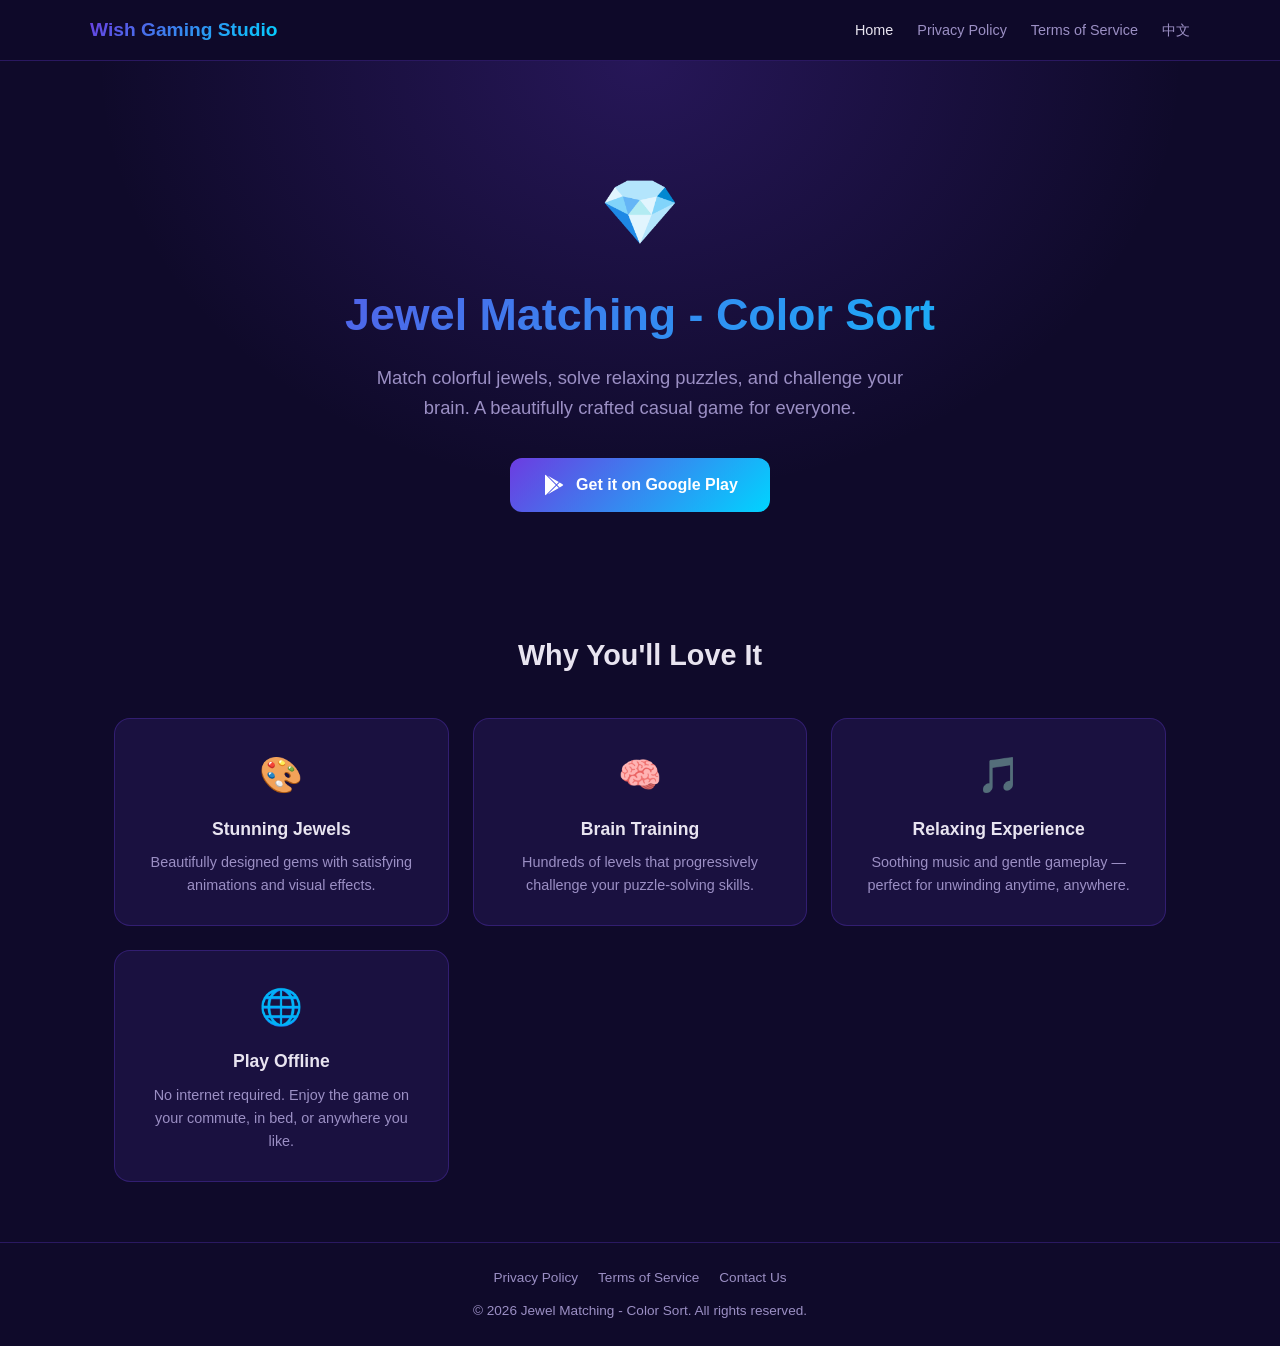
<file: docs/index.html>
<!DOCTYPE html>
<html lang="en">
<head>
  <meta charset="UTF-8">
  <meta name="viewport" content="width=device-width, initial-scale=1.0">
  <title>Jewel Matching - Color Sort | Casual Puzzle Game</title>
  <meta name="description" content="Match colorful jewels, solve puzzles, and challenge your brain in this relaxing color sort game. Free to play on Android.">
  <link rel="stylesheet" href="css/style.css">
</head>
<body>

  <!-- Navigation -->
  <nav class="navbar">
    <div class="navbar-inner">
      <a href="index.html" class="navbar-brand">Wish Gaming Studio</a>
      <button class="menu-toggle" onclick="document.querySelector('.navbar-links').classList.toggle('open')" aria-label="Toggle menu">&#9776;</button>
      <ul class="navbar-links">
        <li><a href="index.html" class="active">Home</a></li>
        <li><a href="privacy-policy.html">Privacy Policy</a></li>
        <li><a href="terms-of-service.html">Terms of Service</a></li>
        <li><a href="index-zh.html">中文</a></li>
      </ul>
    </div>
  </nav>

  <!-- Hero -->
  <section class="hero">
    <div class="hero-icon">&#128142;</div>
    <h1>Jewel Matching - Color Sort</h1>
    <p>Match colorful jewels, solve relaxing puzzles, and challenge your brain. A beautifully crafted casual game for everyone.</p>
    <a href="#" class="btn-store">
      <svg width="24" height="24" viewBox="0 0 24 24" fill="currentColor"><path d="M3.609 1.814L13.792 12 3.61 22.186a.996.996 0 0 1-.61-.92V2.734a1 1 0 0 1 .609-.92zm10.89 10.893l2.302 2.302-10.937 6.333 8.635-8.635zm3.199-3.199l2.807 1.626a1 1 0 0 1 0 1.732l-2.807 1.626L15.206 12l2.492-2.492zM5.864 2.658L16.8 8.99l-2.302 2.302-8.634-8.634z"/></svg>
      Get it on Google Play
    </a>
  </section>

  <!-- Features -->
  <section class="features">
    <h2>Why You'll Love It</h2>
    <div class="features-grid">
      <div class="feature-card">
        <div class="icon">&#127912;</div>
        <h3>Stunning Jewels</h3>
        <p>Beautifully designed gems with satisfying animations and visual effects.</p>
      </div>
      <div class="feature-card">
        <div class="icon">&#129504;</div>
        <h3>Brain Training</h3>
        <p>Hundreds of levels that progressively challenge your puzzle-solving skills.</p>
      </div>
      <div class="feature-card">
        <div class="icon">&#127925;</div>
        <h3>Relaxing Experience</h3>
        <p>Soothing music and gentle gameplay — perfect for unwinding anytime, anywhere.</p>
      </div>
      <div class="feature-card">
        <div class="icon">&#127760;</div>
        <h3>Play Offline</h3>
        <p>No internet required. Enjoy the game on your commute, in bed, or anywhere you like.</p>
      </div>
    </div>
  </section>

  <!-- Footer -->
  <footer class="footer">
    <ul class="footer-links">
      <li><a href="privacy-policy.html">Privacy Policy</a></li>
      <li><a href="terms-of-service.html">Terms of Service</a></li>
      <li><a href="mailto:david2great030@gmail.com">Contact Us</a></li>
    </ul>
    <p>&copy; 2026 Jewel Matching - Color Sort. All rights reserved.</p>
  </footer>

</body>
</html>
</file>
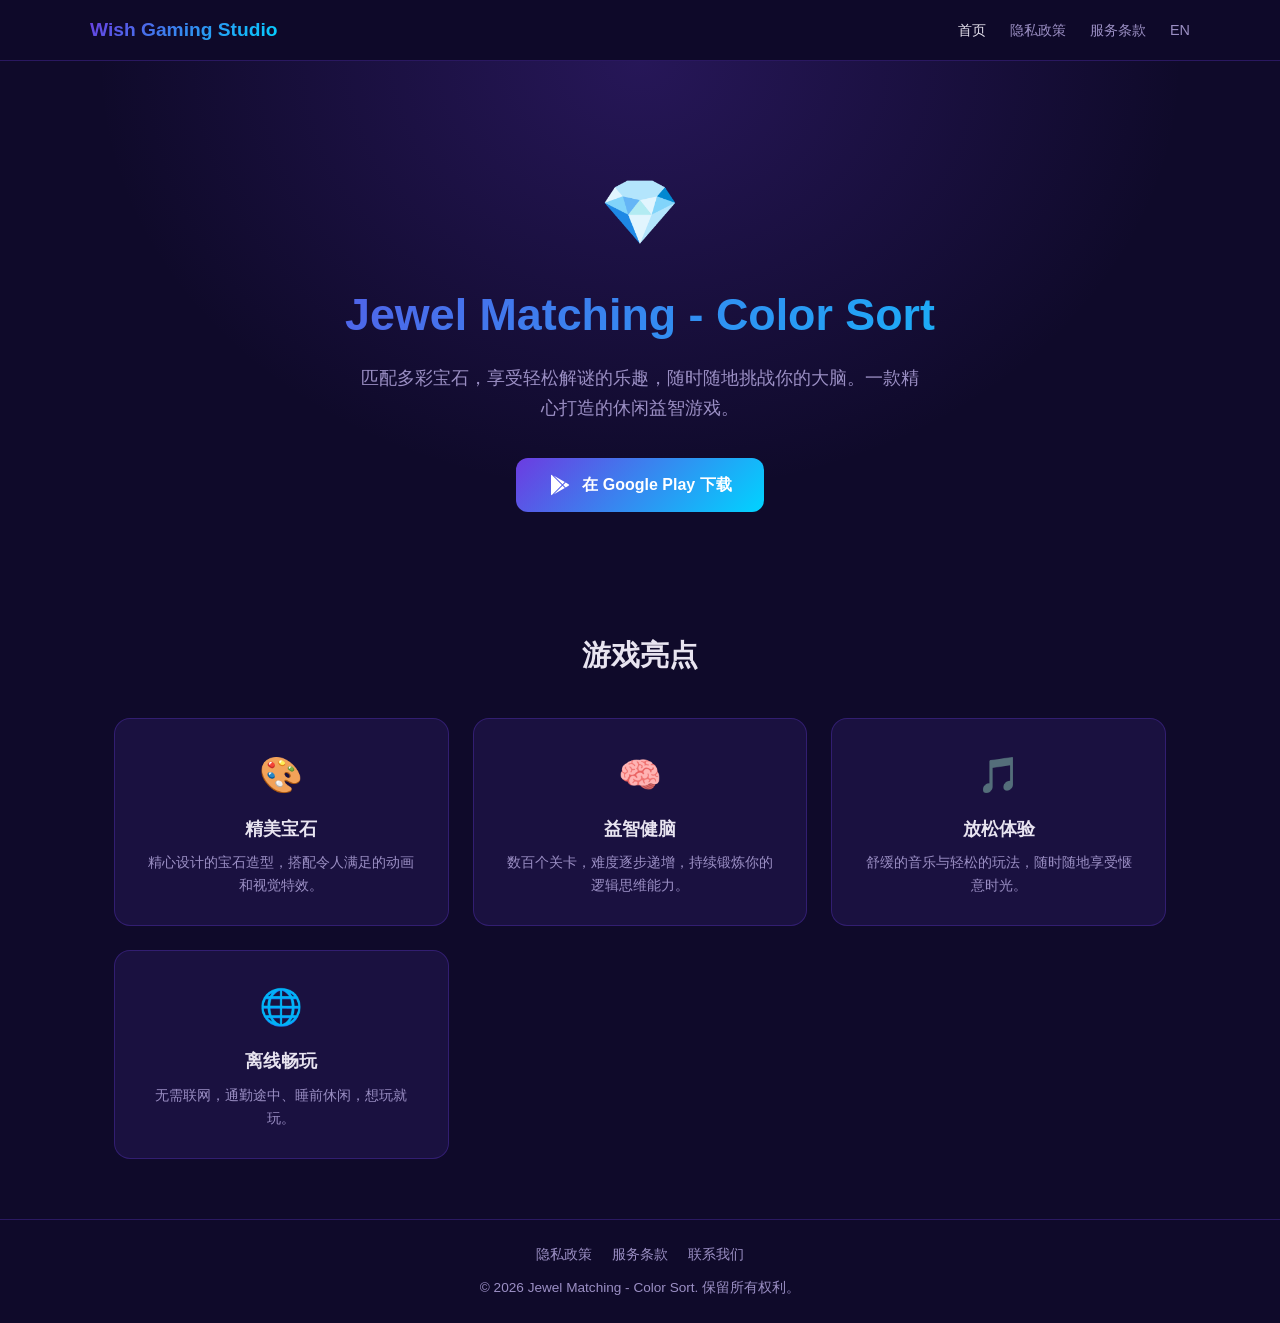
<file: docs/index-zh.html>
<!DOCTYPE html>
<html lang="zh-CN">
<head>
  <meta charset="UTF-8">
  <meta name="viewport" content="width=device-width, initial-scale=1.0">
  <title>Jewel Matching - Color Sort | 休闲益智游戏</title>
  <meta name="description" content="匹配多彩宝石，解决益智谜题，挑战你的大脑。免费下载 Android 版。">
  <link rel="stylesheet" href="css/style.css">
</head>
<body>

  <!-- 导航栏 -->
  <nav class="navbar">
    <div class="navbar-inner">
      <a href="index-zh.html" class="navbar-brand">Wish Gaming Studio</a>
      <button class="menu-toggle" onclick="document.querySelector('.navbar-links').classList.toggle('open')" aria-label="切换菜单">&#9776;</button>
      <ul class="navbar-links">
        <li><a href="index-zh.html" class="active">首页</a></li>
        <li><a href="privacy-policy-zh.html">隐私政策</a></li>
        <li><a href="terms-of-service-zh.html">服务条款</a></li>
        <li><a href="index.html">EN</a></li>
      </ul>
    </div>
  </nav>

  <!-- Hero -->
  <section class="hero">
    <div class="hero-icon">&#128142;</div>
    <h1>Jewel Matching - Color Sort</h1>
    <p>匹配多彩宝石，享受轻松解谜的乐趣，随时随地挑战你的大脑。一款精心打造的休闲益智游戏。</p>
    <a href="#" class="btn-store">
      <svg width="24" height="24" viewBox="0 0 24 24" fill="currentColor"><path d="M3.609 1.814L13.792 12 3.61 22.186a.996.996 0 0 1-.61-.92V2.734a1 1 0 0 1 .609-.92zm10.89 10.893l2.302 2.302-10.937 6.333 8.635-8.635zm3.199-3.199l2.807 1.626a1 1 0 0 1 0 1.732l-2.807 1.626L15.206 12l2.492-2.492zM5.864 2.658L16.8 8.99l-2.302 2.302-8.634-8.634z"/></svg>
      在 Google Play 下载
    </a>
  </section>

  <!-- 特色 -->
  <section class="features">
    <h2>游戏亮点</h2>
    <div class="features-grid">
      <div class="feature-card">
        <div class="icon">&#127912;</div>
        <h3>精美宝石</h3>
        <p>精心设计的宝石造型，搭配令人满足的动画和视觉特效。</p>
      </div>
      <div class="feature-card">
        <div class="icon">&#129504;</div>
        <h3>益智健脑</h3>
        <p>数百个关卡，难度逐步递增，持续锻炼你的逻辑思维能力。</p>
      </div>
      <div class="feature-card">
        <div class="icon">&#127925;</div>
        <h3>放松体验</h3>
        <p>舒缓的音乐与轻松的玩法，随时随地享受惬意时光。</p>
      </div>
      <div class="feature-card">
        <div class="icon">&#127760;</div>
        <h3>离线畅玩</h3>
        <p>无需联网，通勤途中、睡前休闲，想玩就玩。</p>
      </div>
    </div>
  </section>

  <!-- 页脚 -->
  <footer class="footer">
    <ul class="footer-links">
      <li><a href="privacy-policy-zh.html">隐私政策</a></li>
      <li><a href="terms-of-service-zh.html">服务条款</a></li>
      <li><a href="mailto:david2great030@gmail.com">联系我们</a></li>
    </ul>
    <p>&copy; 2026 Jewel Matching - Color Sort. 保留所有权利。</p>
  </footer>

</body>
</html>
</file>
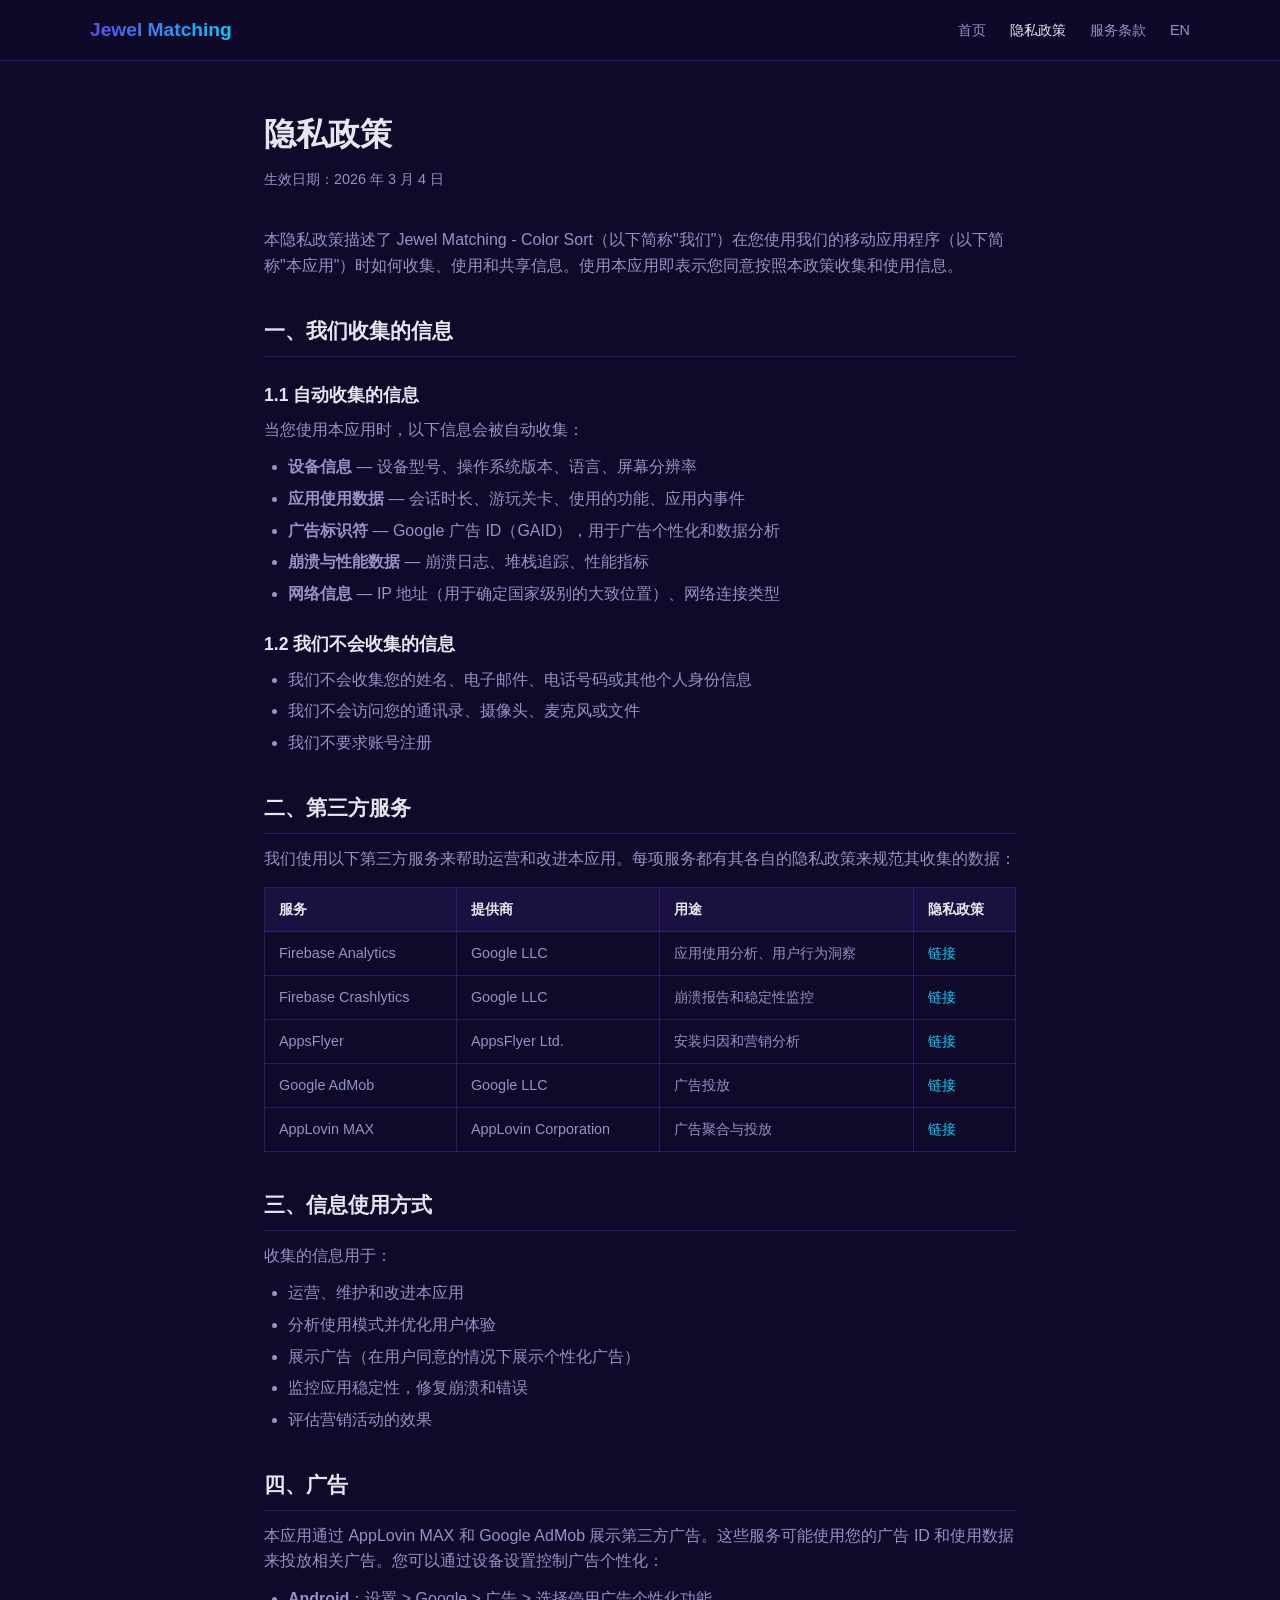
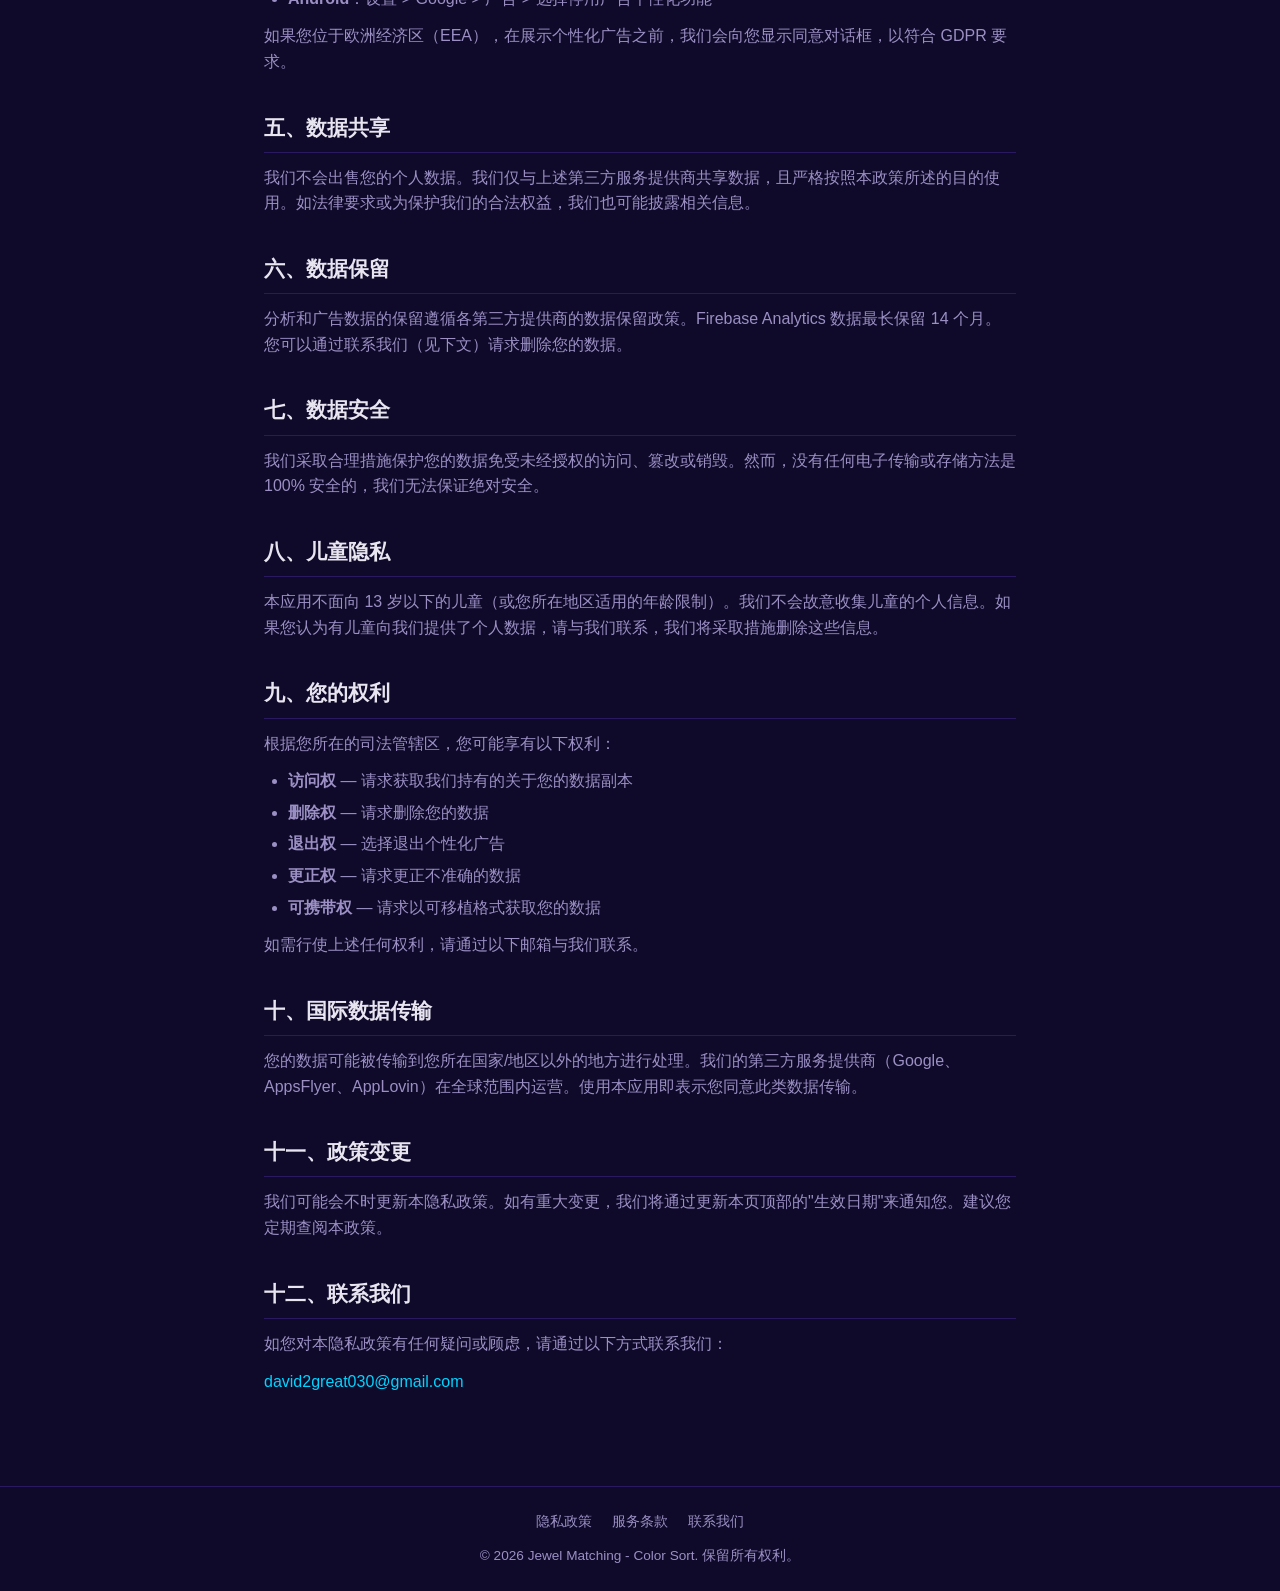
<file: docs/privacy-policy-zh.html>
<!DOCTYPE html>
<html lang="zh-CN">
<head>
  <meta charset="UTF-8">
  <meta name="viewport" content="width=device-width, initial-scale=1.0">
  <title>隐私政策 | Jewel Matching - Color Sort</title>
  <meta name="description" content="Jewel Matching - Color Sort 手机游戏隐私政策。">
  <link rel="stylesheet" href="css/style.css">
</head>
<body>

  <!-- 导航栏 -->
  <nav class="navbar">
    <div class="navbar-inner">
      <a href="index-zh.html" class="navbar-brand">Jewel Matching</a>
      <button class="menu-toggle" onclick="document.querySelector('.navbar-links').classList.toggle('open')" aria-label="切换菜单">&#9776;</button>
      <ul class="navbar-links">
        <li><a href="index-zh.html">首页</a></li>
        <li><a href="privacy-policy-zh.html" class="active">隐私政策</a></li>
        <li><a href="terms-of-service-zh.html">服务条款</a></li>
        <li><a href="privacy-policy.html">EN</a></li>
      </ul>
    </div>
  </nav>

  <!-- 内容 -->
  <main class="legal">
    <h1>隐私政策</h1>
    <p class="effective-date">生效日期：2026 年 3 月 4 日</p>

    <p>本隐私政策描述了 Jewel Matching - Color Sort（以下简称"我们"）在您使用我们的移动应用程序（以下简称"本应用"）时如何收集、使用和共享信息。使用本应用即表示您同意按照本政策收集和使用信息。</p>

    <h2>一、我们收集的信息</h2>

    <h3>1.1 自动收集的信息</h3>
    <p>当您使用本应用时，以下信息会被自动收集：</p>
    <ul>
      <li><strong>设备信息</strong> — 设备型号、操作系统版本、语言、屏幕分辨率</li>
      <li><strong>应用使用数据</strong> — 会话时长、游玩关卡、使用的功能、应用内事件</li>
      <li><strong>广告标识符</strong> — Google 广告 ID（GAID），用于广告个性化和数据分析</li>
      <li><strong>崩溃与性能数据</strong> — 崩溃日志、堆栈追踪、性能指标</li>
      <li><strong>网络信息</strong> — IP 地址（用于确定国家级别的大致位置）、网络连接类型</li>
    </ul>

    <h3>1.2 我们不会收集的信息</h3>
    <ul>
      <li>我们不会收集您的姓名、电子邮件、电话号码或其他个人身份信息</li>
      <li>我们不会访问您的通讯录、摄像头、麦克风或文件</li>
      <li>我们不要求账号注册</li>
    </ul>

    <h2>二、第三方服务</h2>
    <p>我们使用以下第三方服务来帮助运营和改进本应用。每项服务都有其各自的隐私政策来规范其收集的数据：</p>

    <table>
      <thead>
        <tr>
          <th>服务</th>
          <th>提供商</th>
          <th>用途</th>
          <th>隐私政策</th>
        </tr>
      </thead>
      <tbody>
        <tr>
          <td>Firebase Analytics</td>
          <td>Google LLC</td>
          <td>应用使用分析、用户行为洞察</td>
          <td><a href="https://firebase.google.com/support/privacy" target="_blank" rel="noopener">链接</a></td>
        </tr>
        <tr>
          <td>Firebase Crashlytics</td>
          <td>Google LLC</td>
          <td>崩溃报告和稳定性监控</td>
          <td><a href="https://firebase.google.com/support/privacy" target="_blank" rel="noopener">链接</a></td>
        </tr>
        <tr>
          <td>AppsFlyer</td>
          <td>AppsFlyer Ltd.</td>
          <td>安装归因和营销分析</td>
          <td><a href="https://www.appsflyer.com/legal/privacy-policy/" target="_blank" rel="noopener">链接</a></td>
        </tr>
        <tr>
          <td>Google AdMob</td>
          <td>Google LLC</td>
          <td>广告投放</td>
          <td><a href="https://policies.google.com/privacy" target="_blank" rel="noopener">链接</a></td>
        </tr>
        <tr>
          <td>AppLovin MAX</td>
          <td>AppLovin Corporation</td>
          <td>广告聚合与投放</td>
          <td><a href="https://www.applovin.com/privacy/" target="_blank" rel="noopener">链接</a></td>
        </tr>
      </tbody>
    </table>

    <h2>三、信息使用方式</h2>
    <p>收集的信息用于：</p>
    <ul>
      <li>运营、维护和改进本应用</li>
      <li>分析使用模式并优化用户体验</li>
      <li>展示广告（在用户同意的情况下展示个性化广告）</li>
      <li>监控应用稳定性，修复崩溃和错误</li>
      <li>评估营销活动的效果</li>
    </ul>

    <h2>四、广告</h2>
    <p>本应用通过 AppLovin MAX 和 Google AdMob 展示第三方广告。这些服务可能使用您的广告 ID 和使用数据来投放相关广告。您可以通过设备设置控制广告个性化：</p>
    <ul>
      <li><strong>Android</strong>：设置 &gt; Google &gt; 广告 &gt; 选择停用广告个性化功能</li>
    </ul>
    <p>如果您位于欧洲经济区（EEA），在展示个性化广告之前，我们会向您显示同意对话框，以符合 GDPR 要求。</p>

    <h2>五、数据共享</h2>
    <p>我们不会出售您的个人数据。我们仅与上述第三方服务提供商共享数据，且严格按照本政策所述的目的使用。如法律要求或为保护我们的合法权益，我们也可能披露相关信息。</p>

    <h2>六、数据保留</h2>
    <p>分析和广告数据的保留遵循各第三方提供商的数据保留政策。Firebase Analytics 数据最长保留 14 个月。您可以通过联系我们（见下文）请求删除您的数据。</p>

    <h2>七、数据安全</h2>
    <p>我们采取合理措施保护您的数据免受未经授权的访问、篡改或销毁。然而，没有任何电子传输或存储方法是 100% 安全的，我们无法保证绝对安全。</p>

    <h2>八、儿童隐私</h2>
    <p>本应用不面向 13 岁以下的儿童（或您所在地区适用的年龄限制）。我们不会故意收集儿童的个人信息。如果您认为有儿童向我们提供了个人数据，请与我们联系，我们将采取措施删除这些信息。</p>

    <h2>九、您的权利</h2>
    <p>根据您所在的司法管辖区，您可能享有以下权利：</p>
    <ul>
      <li><strong>访问权</strong> — 请求获取我们持有的关于您的数据副本</li>
      <li><strong>删除权</strong> — 请求删除您的数据</li>
      <li><strong>退出权</strong> — 选择退出个性化广告</li>
      <li><strong>更正权</strong> — 请求更正不准确的数据</li>
      <li><strong>可携带权</strong> — 请求以可移植格式获取您的数据</li>
    </ul>
    <p>如需行使上述任何权利，请通过以下邮箱与我们联系。</p>

    <h2>十、国际数据传输</h2>
    <p>您的数据可能被传输到您所在国家/地区以外的地方进行处理。我们的第三方服务提供商（Google、AppsFlyer、AppLovin）在全球范围内运营。使用本应用即表示您同意此类数据传输。</p>

    <h2>十一、政策变更</h2>
    <p>我们可能会不时更新本隐私政策。如有重大变更，我们将通过更新本页顶部的"生效日期"来通知您。建议您定期查阅本政策。</p>

    <h2>十二、联系我们</h2>
    <p>如您对本隐私政策有任何疑问或顾虑，请通过以下方式联系我们：</p>
    <p><a href="mailto:david2great030@gmail.com">david2great030@gmail.com</a></p>
  </main>

  <!-- 页脚 -->
  <footer class="footer">
    <ul class="footer-links">
      <li><a href="privacy-policy-zh.html">隐私政策</a></li>
      <li><a href="terms-of-service-zh.html">服务条款</a></li>
      <li><a href="mailto:david2great030@gmail.com">联系我们</a></li>
    </ul>
    <p>&copy; 2026 Jewel Matching - Color Sort. 保留所有权利。</p>
  </footer>

</body>
</html>
</file>
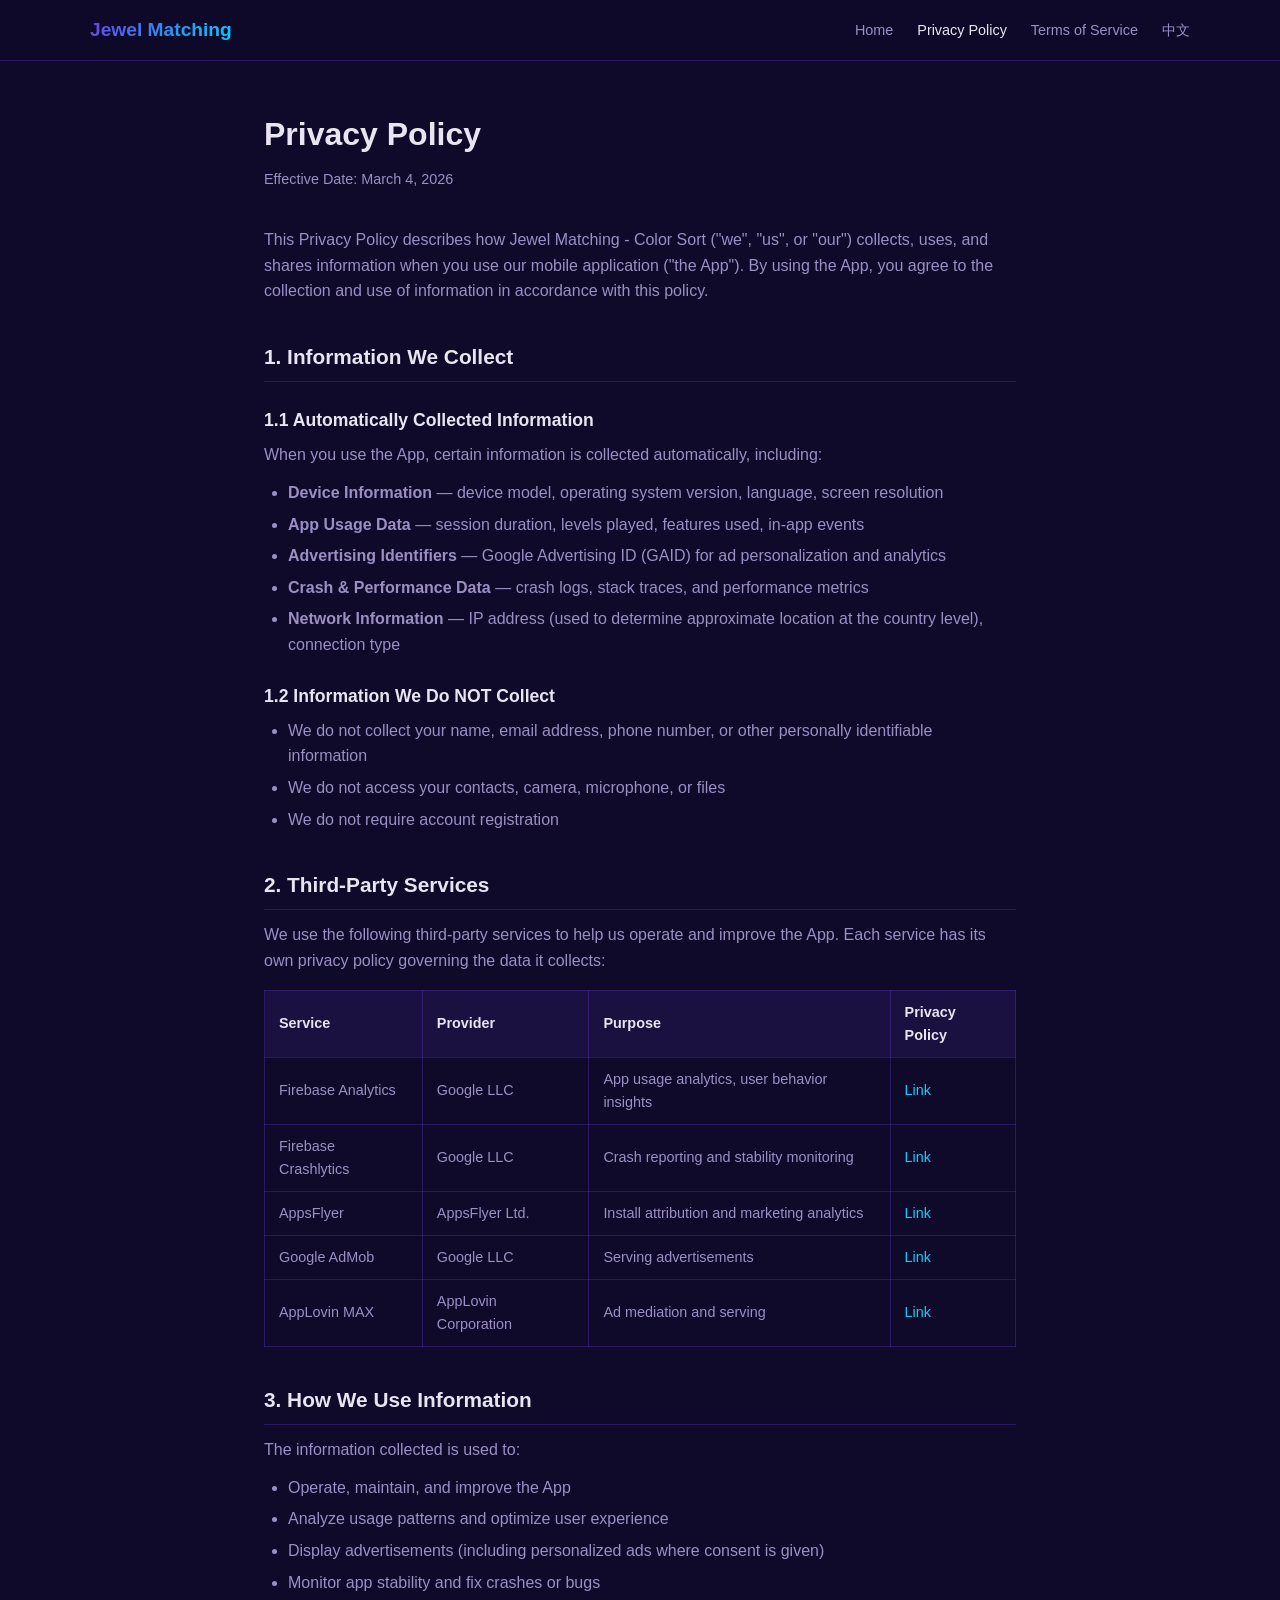
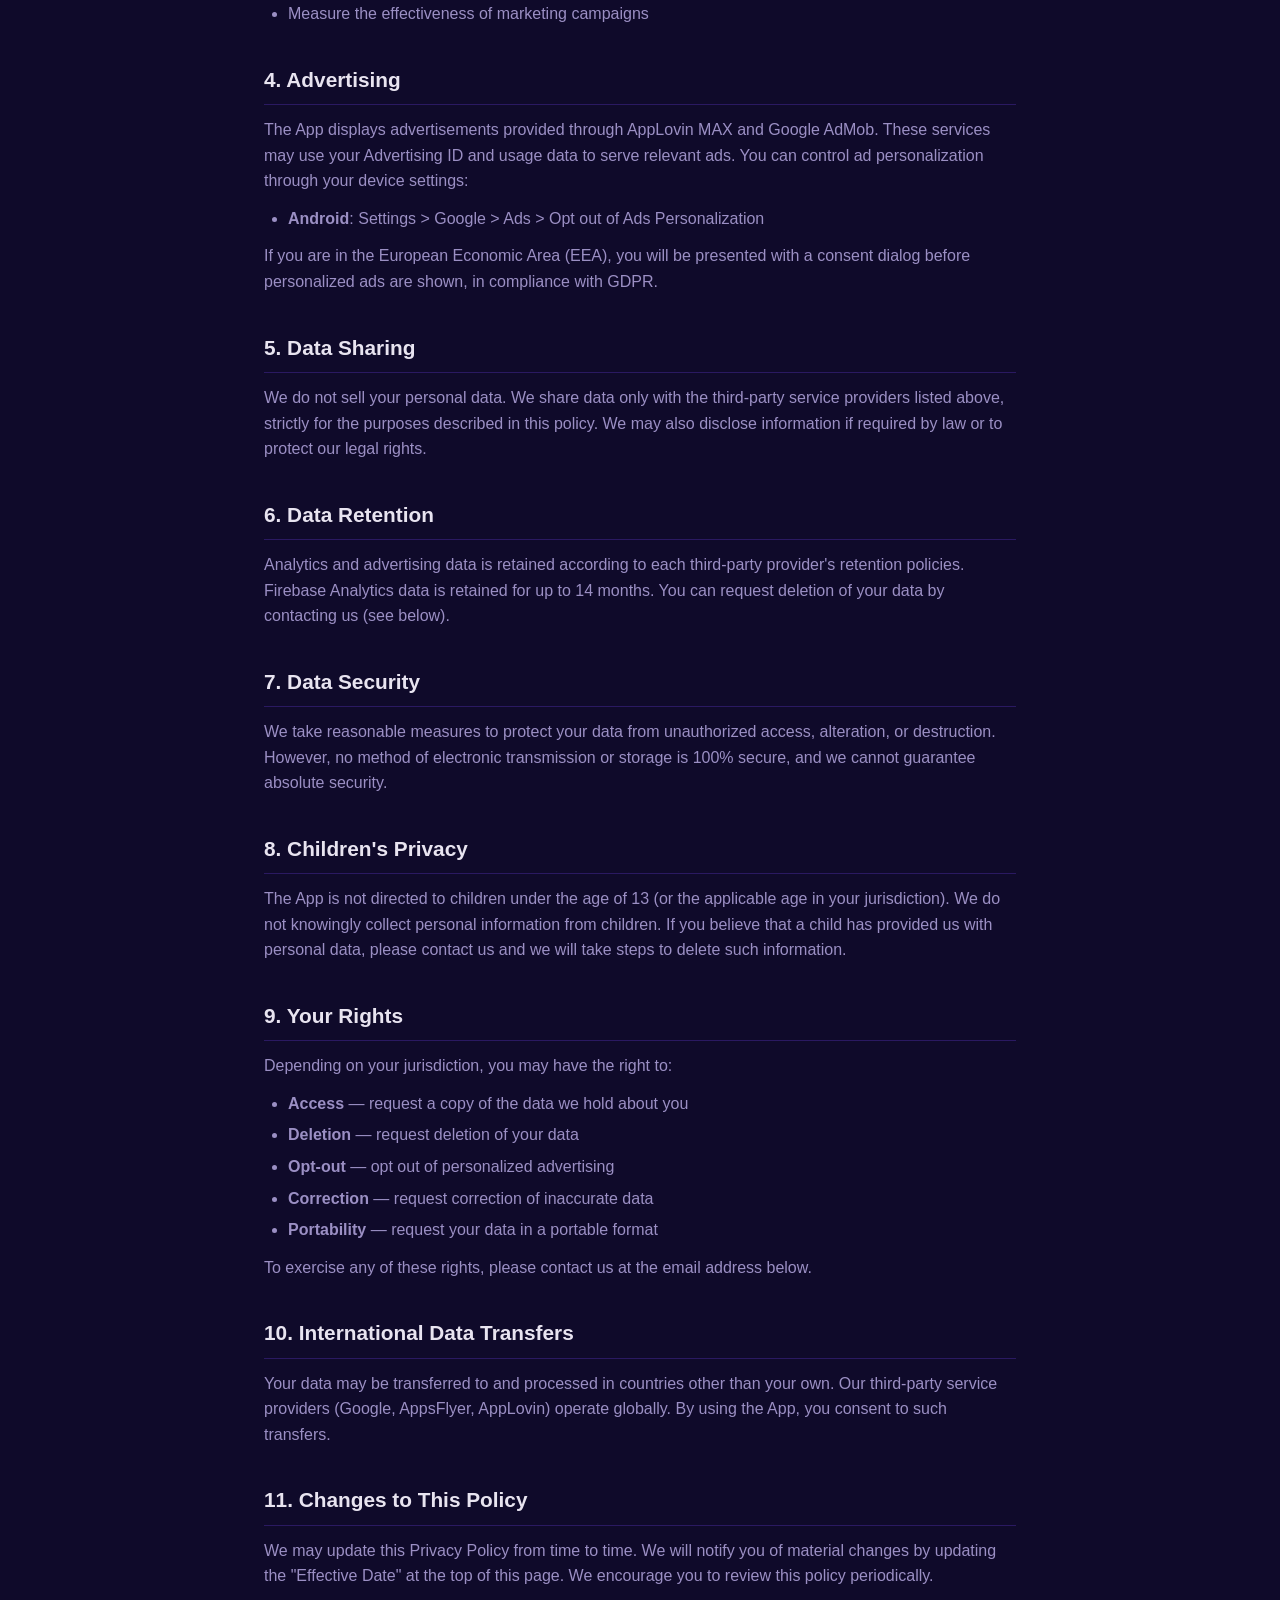
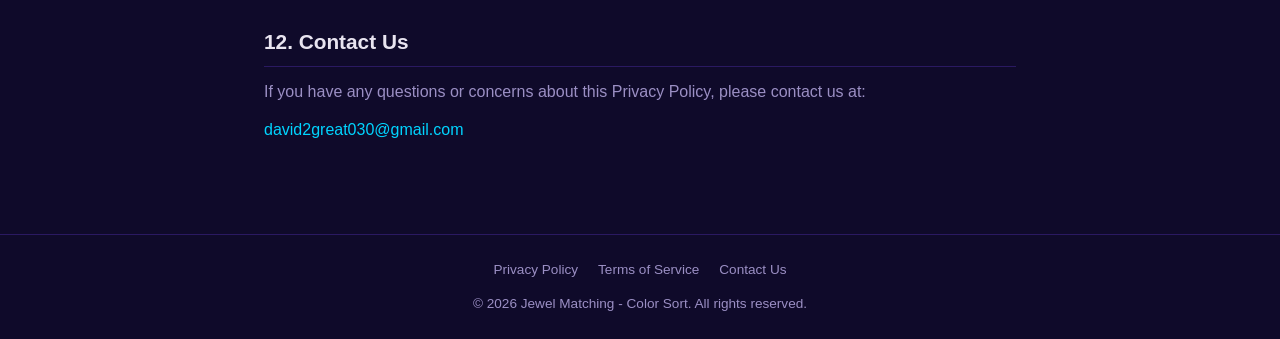
<file: docs/privacy-policy.html>
<!DOCTYPE html>
<html lang="en">
<head>
  <meta charset="UTF-8">
  <meta name="viewport" content="width=device-width, initial-scale=1.0">
  <title>Privacy Policy | Jewel Matching - Color Sort</title>
  <meta name="description" content="Privacy Policy for Jewel Matching - Color Sort mobile game.">
  <link rel="stylesheet" href="css/style.css">
</head>
<body>

  <!-- Navigation -->
  <nav class="navbar">
    <div class="navbar-inner">
      <a href="index.html" class="navbar-brand">Jewel Matching</a>
      <button class="menu-toggle" onclick="document.querySelector('.navbar-links').classList.toggle('open')" aria-label="Toggle menu">&#9776;</button>
      <ul class="navbar-links">
        <li><a href="index.html">Home</a></li>
        <li><a href="privacy-policy.html" class="active">Privacy Policy</a></li>
        <li><a href="terms-of-service.html">Terms of Service</a></li>
        <li><a href="privacy-policy-zh.html">中文</a></li>
      </ul>
    </div>
  </nav>

  <!-- Content -->
  <main class="legal">
    <h1>Privacy Policy</h1>
    <p class="effective-date">Effective Date: March 4, 2026</p>

    <p>This Privacy Policy describes how Jewel Matching - Color Sort ("we", "us", or "our") collects, uses, and shares information when you use our mobile application ("the App"). By using the App, you agree to the collection and use of information in accordance with this policy.</p>

    <h2>1. Information We Collect</h2>

    <h3>1.1 Automatically Collected Information</h3>
    <p>When you use the App, certain information is collected automatically, including:</p>
    <ul>
      <li><strong>Device Information</strong> — device model, operating system version, language, screen resolution</li>
      <li><strong>App Usage Data</strong> — session duration, levels played, features used, in-app events</li>
      <li><strong>Advertising Identifiers</strong> — Google Advertising ID (GAID) for ad personalization and analytics</li>
      <li><strong>Crash & Performance Data</strong> — crash logs, stack traces, and performance metrics</li>
      <li><strong>Network Information</strong> — IP address (used to determine approximate location at the country level), connection type</li>
    </ul>

    <h3>1.2 Information We Do NOT Collect</h3>
    <ul>
      <li>We do not collect your name, email address, phone number, or other personally identifiable information</li>
      <li>We do not access your contacts, camera, microphone, or files</li>
      <li>We do not require account registration</li>
    </ul>

    <h2>2. Third-Party Services</h2>
    <p>We use the following third-party services to help us operate and improve the App. Each service has its own privacy policy governing the data it collects:</p>

    <table>
      <thead>
        <tr>
          <th>Service</th>
          <th>Provider</th>
          <th>Purpose</th>
          <th>Privacy Policy</th>
        </tr>
      </thead>
      <tbody>
        <tr>
          <td>Firebase Analytics</td>
          <td>Google LLC</td>
          <td>App usage analytics, user behavior insights</td>
          <td><a href="https://firebase.google.com/support/privacy" target="_blank" rel="noopener">Link</a></td>
        </tr>
        <tr>
          <td>Firebase Crashlytics</td>
          <td>Google LLC</td>
          <td>Crash reporting and stability monitoring</td>
          <td><a href="https://firebase.google.com/support/privacy" target="_blank" rel="noopener">Link</a></td>
        </tr>
        <tr>
          <td>AppsFlyer</td>
          <td>AppsFlyer Ltd.</td>
          <td>Install attribution and marketing analytics</td>
          <td><a href="https://www.appsflyer.com/legal/privacy-policy/" target="_blank" rel="noopener">Link</a></td>
        </tr>
        <tr>
          <td>Google AdMob</td>
          <td>Google LLC</td>
          <td>Serving advertisements</td>
          <td><a href="https://policies.google.com/privacy" target="_blank" rel="noopener">Link</a></td>
        </tr>
        <tr>
          <td>AppLovin MAX</td>
          <td>AppLovin Corporation</td>
          <td>Ad mediation and serving</td>
          <td><a href="https://www.applovin.com/privacy/" target="_blank" rel="noopener">Link</a></td>
        </tr>
      </tbody>
    </table>

    <h2>3. How We Use Information</h2>
    <p>The information collected is used to:</p>
    <ul>
      <li>Operate, maintain, and improve the App</li>
      <li>Analyze usage patterns and optimize user experience</li>
      <li>Display advertisements (including personalized ads where consent is given)</li>
      <li>Monitor app stability and fix crashes or bugs</li>
      <li>Measure the effectiveness of marketing campaigns</li>
    </ul>

    <h2>4. Advertising</h2>
    <p>The App displays advertisements provided through AppLovin MAX and Google AdMob. These services may use your Advertising ID and usage data to serve relevant ads. You can control ad personalization through your device settings:</p>
    <ul>
      <li><strong>Android</strong>: Settings &gt; Google &gt; Ads &gt; Opt out of Ads Personalization</li>
    </ul>
    <p>If you are in the European Economic Area (EEA), you will be presented with a consent dialog before personalized ads are shown, in compliance with GDPR.</p>

    <h2>5. Data Sharing</h2>
    <p>We do not sell your personal data. We share data only with the third-party service providers listed above, strictly for the purposes described in this policy. We may also disclose information if required by law or to protect our legal rights.</p>

    <h2>6. Data Retention</h2>
    <p>Analytics and advertising data is retained according to each third-party provider's retention policies. Firebase Analytics data is retained for up to 14 months. You can request deletion of your data by contacting us (see below).</p>

    <h2>7. Data Security</h2>
    <p>We take reasonable measures to protect your data from unauthorized access, alteration, or destruction. However, no method of electronic transmission or storage is 100% secure, and we cannot guarantee absolute security.</p>

    <h2>8. Children's Privacy</h2>
    <p>The App is not directed to children under the age of 13 (or the applicable age in your jurisdiction). We do not knowingly collect personal information from children. If you believe that a child has provided us with personal data, please contact us and we will take steps to delete such information.</p>

    <h2>9. Your Rights</h2>
    <p>Depending on your jurisdiction, you may have the right to:</p>
    <ul>
      <li><strong>Access</strong> — request a copy of the data we hold about you</li>
      <li><strong>Deletion</strong> — request deletion of your data</li>
      <li><strong>Opt-out</strong> — opt out of personalized advertising</li>
      <li><strong>Correction</strong> — request correction of inaccurate data</li>
      <li><strong>Portability</strong> — request your data in a portable format</li>
    </ul>
    <p>To exercise any of these rights, please contact us at the email address below.</p>

    <h2>10. International Data Transfers</h2>
    <p>Your data may be transferred to and processed in countries other than your own. Our third-party service providers (Google, AppsFlyer, AppLovin) operate globally. By using the App, you consent to such transfers.</p>

    <h2>11. Changes to This Policy</h2>
    <p>We may update this Privacy Policy from time to time. We will notify you of material changes by updating the "Effective Date" at the top of this page. We encourage you to review this policy periodically.</p>

    <h2>12. Contact Us</h2>
    <p>If you have any questions or concerns about this Privacy Policy, please contact us at:</p>
    <p><a href="mailto:david2great030@gmail.com">david2great030@gmail.com</a></p>
  </main>

  <!-- Footer -->
  <footer class="footer">
    <ul class="footer-links">
      <li><a href="privacy-policy.html">Privacy Policy</a></li>
      <li><a href="terms-of-service.html">Terms of Service</a></li>
      <li><a href="mailto:david2great030@gmail.com">Contact Us</a></li>
    </ul>
    <p>&copy; 2026 Jewel Matching - Color Sort. All rights reserved.</p>
  </footer>

</body>
</html>
</file>
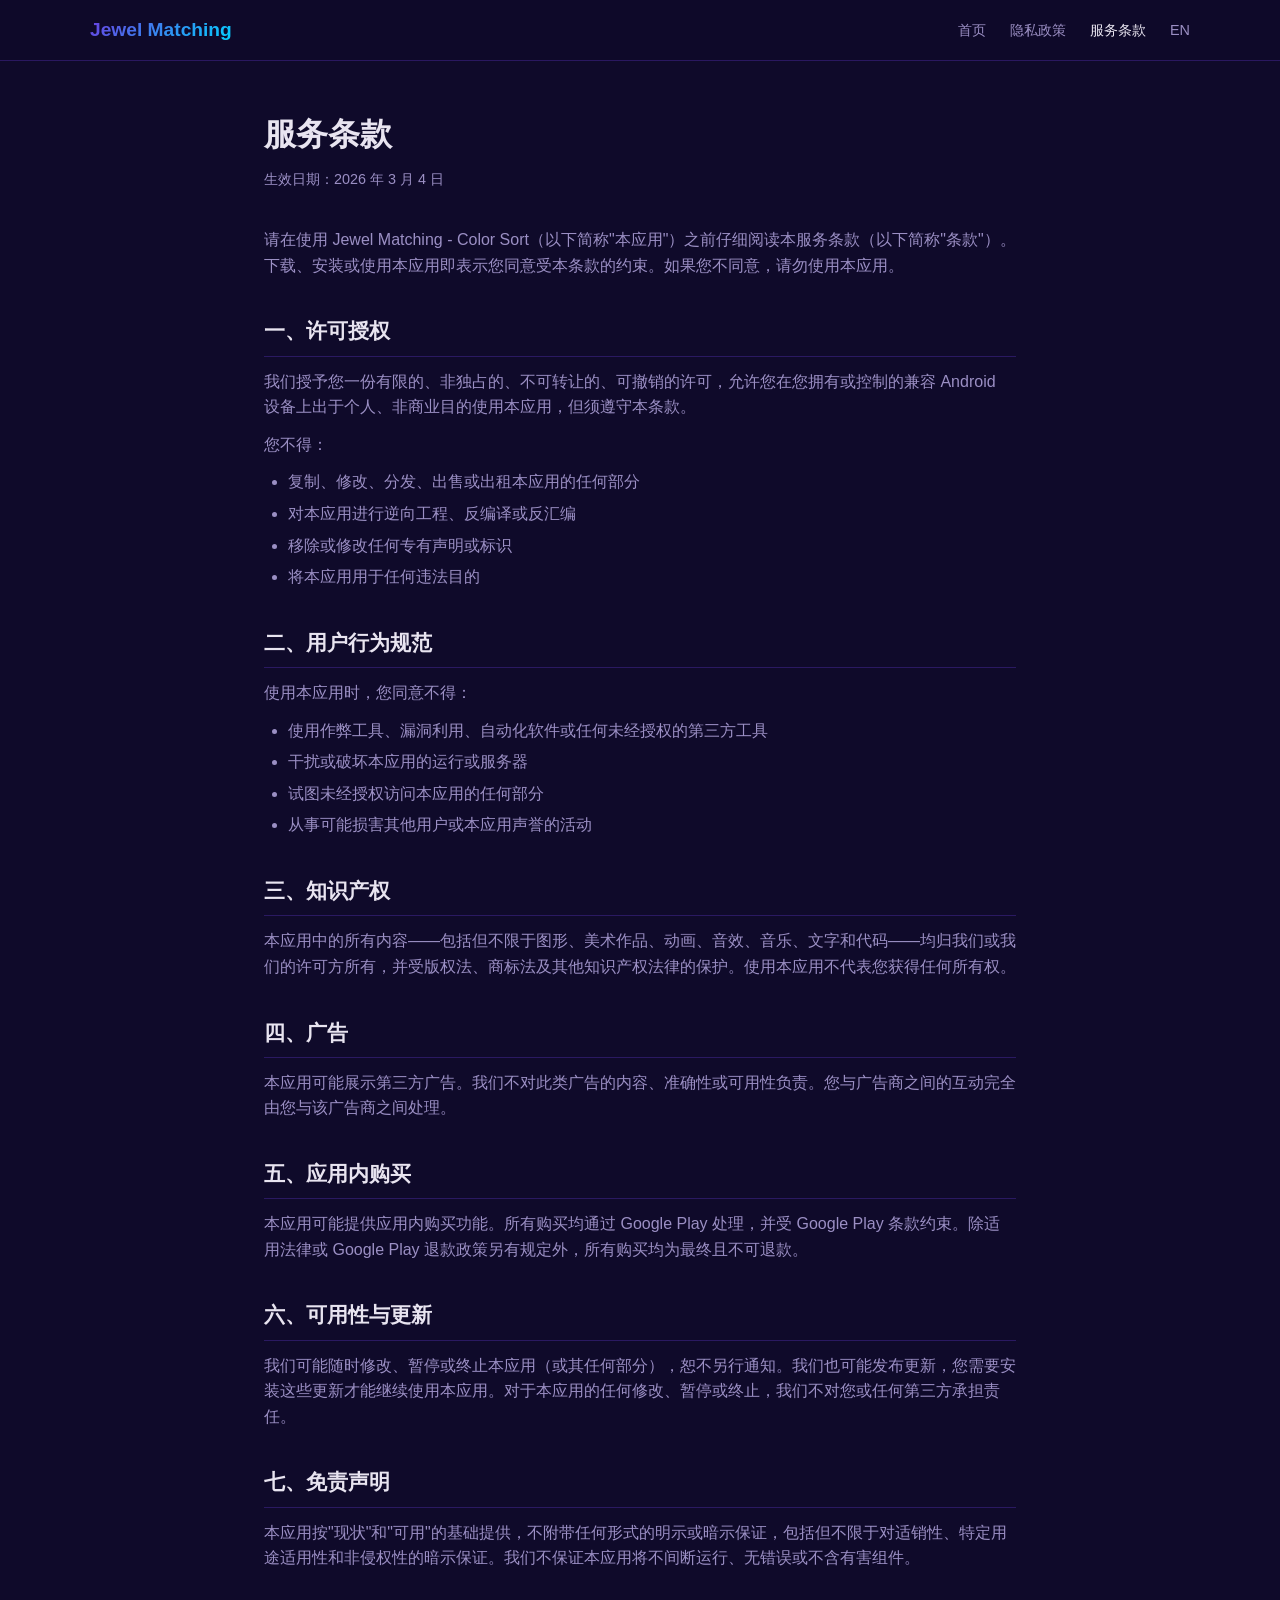
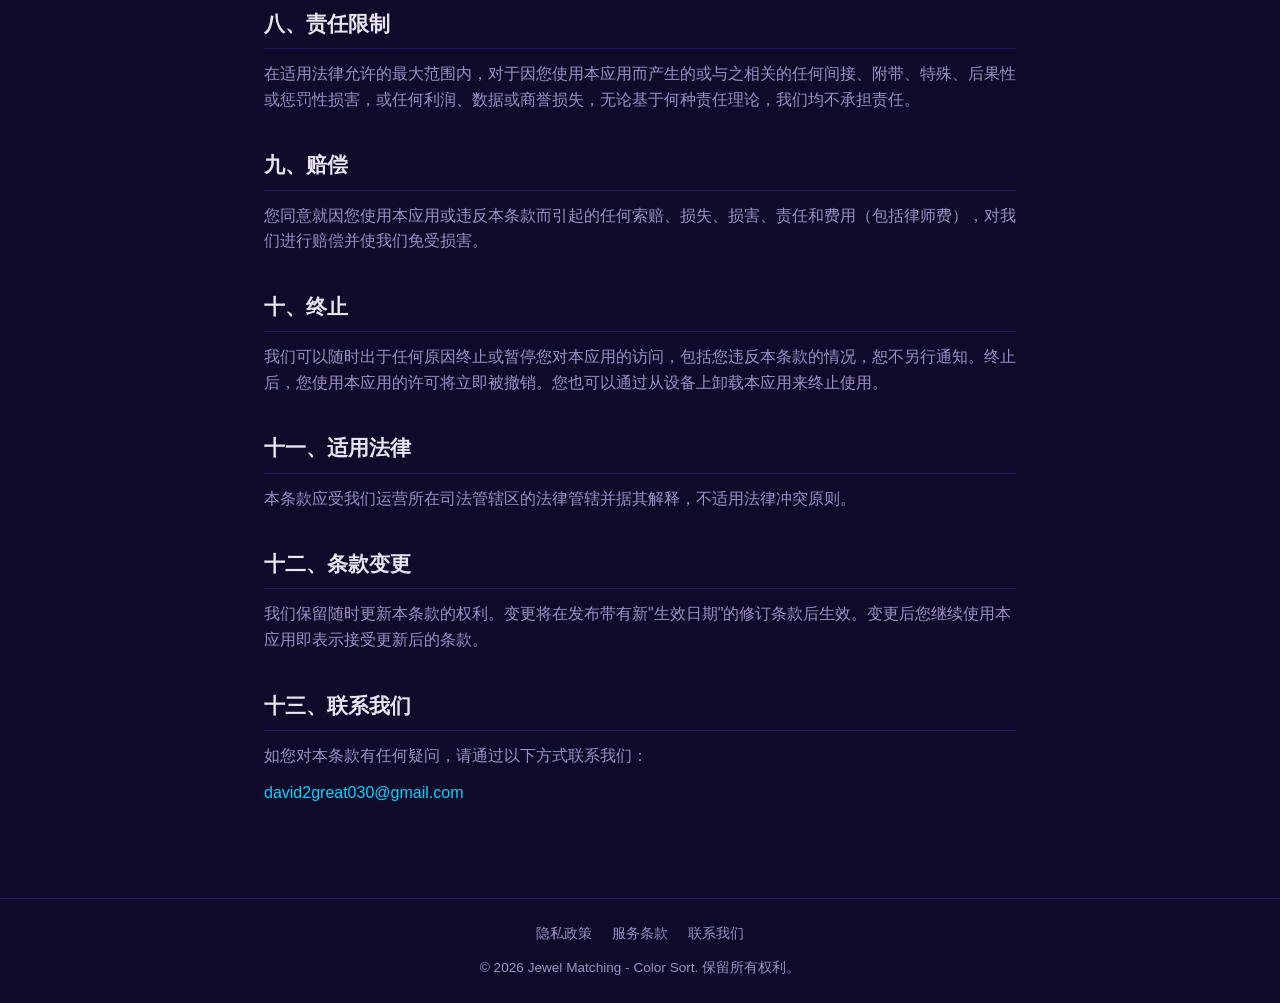
<file: docs/terms-of-service-zh.html>
<!DOCTYPE html>
<html lang="zh-CN">
<head>
  <meta charset="UTF-8">
  <meta name="viewport" content="width=device-width, initial-scale=1.0">
  <title>服务条款 | Jewel Matching - Color Sort</title>
  <meta name="description" content="Jewel Matching - Color Sort 手机游戏服务条款。">
  <link rel="stylesheet" href="css/style.css">
</head>
<body>

  <!-- 导航栏 -->
  <nav class="navbar">
    <div class="navbar-inner">
      <a href="index-zh.html" class="navbar-brand">Jewel Matching</a>
      <button class="menu-toggle" onclick="document.querySelector('.navbar-links').classList.toggle('open')" aria-label="切换菜单">&#9776;</button>
      <ul class="navbar-links">
        <li><a href="index-zh.html">首页</a></li>
        <li><a href="privacy-policy-zh.html">隐私政策</a></li>
        <li><a href="terms-of-service-zh.html" class="active">服务条款</a></li>
        <li><a href="terms-of-service.html">EN</a></li>
      </ul>
    </div>
  </nav>

  <!-- 内容 -->
  <main class="legal">
    <h1>服务条款</h1>
    <p class="effective-date">生效日期：2026 年 3 月 4 日</p>

    <p>请在使用 Jewel Matching - Color Sort（以下简称"本应用"）之前仔细阅读本服务条款（以下简称"条款"）。下载、安装或使用本应用即表示您同意受本条款的约束。如果您不同意，请勿使用本应用。</p>

    <h2>一、许可授权</h2>
    <p>我们授予您一份有限的、非独占的、不可转让的、可撤销的许可，允许您在您拥有或控制的兼容 Android 设备上出于个人、非商业目的使用本应用，但须遵守本条款。</p>
    <p>您不得：</p>
    <ul>
      <li>复制、修改、分发、出售或出租本应用的任何部分</li>
      <li>对本应用进行逆向工程、反编译或反汇编</li>
      <li>移除或修改任何专有声明或标识</li>
      <li>将本应用用于任何违法目的</li>
    </ul>

    <h2>二、用户行为规范</h2>
    <p>使用本应用时，您同意不得：</p>
    <ul>
      <li>使用作弊工具、漏洞利用、自动化软件或任何未经授权的第三方工具</li>
      <li>干扰或破坏本应用的运行或服务器</li>
      <li>试图未经授权访问本应用的任何部分</li>
      <li>从事可能损害其他用户或本应用声誉的活动</li>
    </ul>

    <h2>三、知识产权</h2>
    <p>本应用中的所有内容——包括但不限于图形、美术作品、动画、音效、音乐、文字和代码——均归我们或我们的许可方所有，并受版权法、商标法及其他知识产权法律的保护。使用本应用不代表您获得任何所有权。</p>

    <h2>四、广告</h2>
    <p>本应用可能展示第三方广告。我们不对此类广告的内容、准确性或可用性负责。您与广告商之间的互动完全由您与该广告商之间处理。</p>

    <h2>五、应用内购买</h2>
    <p>本应用可能提供应用内购买功能。所有购买均通过 Google Play 处理，并受 Google Play 条款约束。除适用法律或 Google Play 退款政策另有规定外，所有购买均为最终且不可退款。</p>

    <h2>六、可用性与更新</h2>
    <p>我们可能随时修改、暂停或终止本应用（或其任何部分），恕不另行通知。我们也可能发布更新，您需要安装这些更新才能继续使用本应用。对于本应用的任何修改、暂停或终止，我们不对您或任何第三方承担责任。</p>

    <h2>七、免责声明</h2>
    <p>本应用按"现状"和"可用"的基础提供，不附带任何形式的明示或暗示保证，包括但不限于对适销性、特定用途适用性和非侵权性的暗示保证。我们不保证本应用将不间断运行、无错误或不含有害组件。</p>

    <h2>八、责任限制</h2>
    <p>在适用法律允许的最大范围内，对于因您使用本应用而产生的或与之相关的任何间接、附带、特殊、后果性或惩罚性损害，或任何利润、数据或商誉损失，无论基于何种责任理论，我们均不承担责任。</p>

    <h2>九、赔偿</h2>
    <p>您同意就因您使用本应用或违反本条款而引起的任何索赔、损失、损害、责任和费用（包括律师费），对我们进行赔偿并使我们免受损害。</p>

    <h2>十、终止</h2>
    <p>我们可以随时出于任何原因终止或暂停您对本应用的访问，包括您违反本条款的情况，恕不另行通知。终止后，您使用本应用的许可将立即被撤销。您也可以通过从设备上卸载本应用来终止使用。</p>

    <h2>十一、适用法律</h2>
    <p>本条款应受我们运营所在司法管辖区的法律管辖并据其解释，不适用法律冲突原则。</p>

    <h2>十二、条款变更</h2>
    <p>我们保留随时更新本条款的权利。变更将在发布带有新"生效日期"的修订条款后生效。变更后您继续使用本应用即表示接受更新后的条款。</p>

    <h2>十三、联系我们</h2>
    <p>如您对本条款有任何疑问，请通过以下方式联系我们：</p>
    <p><a href="mailto:david2great030@gmail.com">david2great030@gmail.com</a></p>
  </main>

  <!-- 页脚 -->
  <footer class="footer">
    <ul class="footer-links">
      <li><a href="privacy-policy-zh.html">隐私政策</a></li>
      <li><a href="terms-of-service-zh.html">服务条款</a></li>
      <li><a href="mailto:david2great030@gmail.com">联系我们</a></li>
    </ul>
    <p>&copy; 2026 Jewel Matching - Color Sort. 保留所有权利。</p>
  </footer>

</body>
</html>
</file>
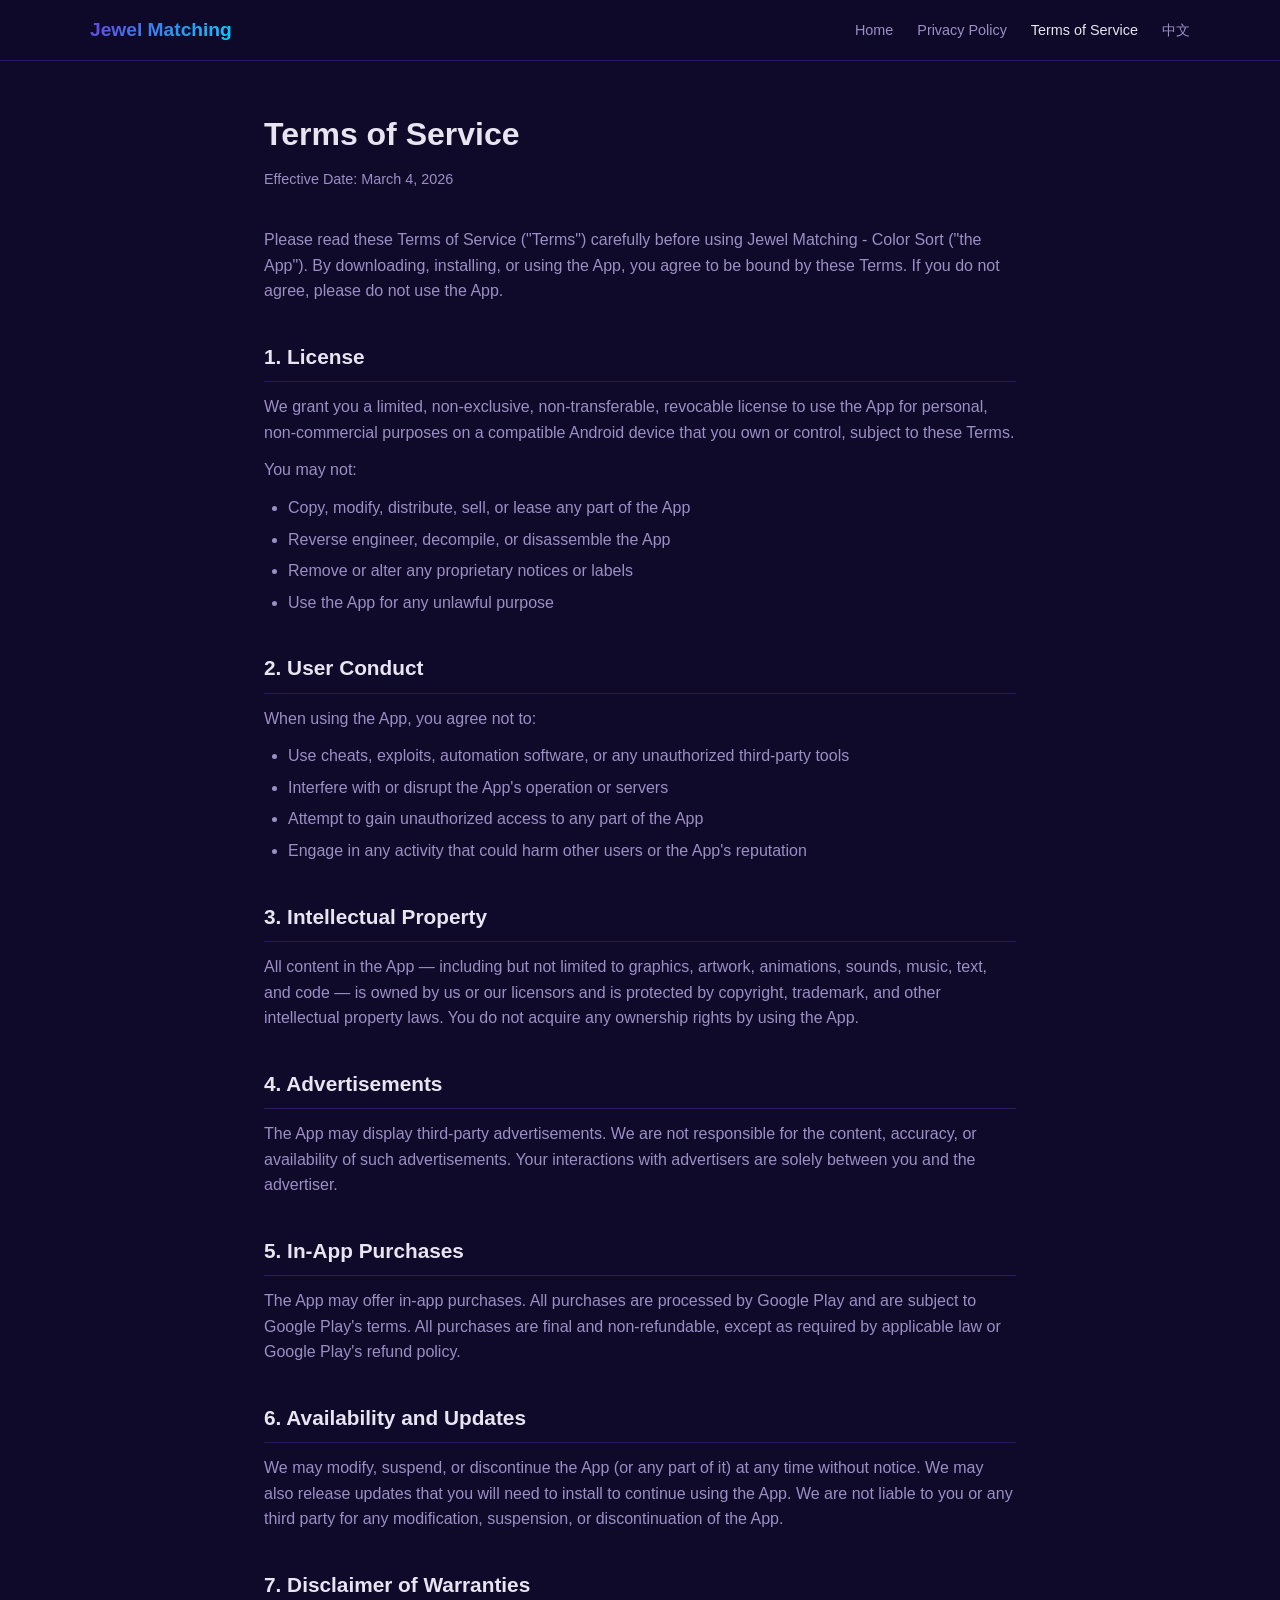
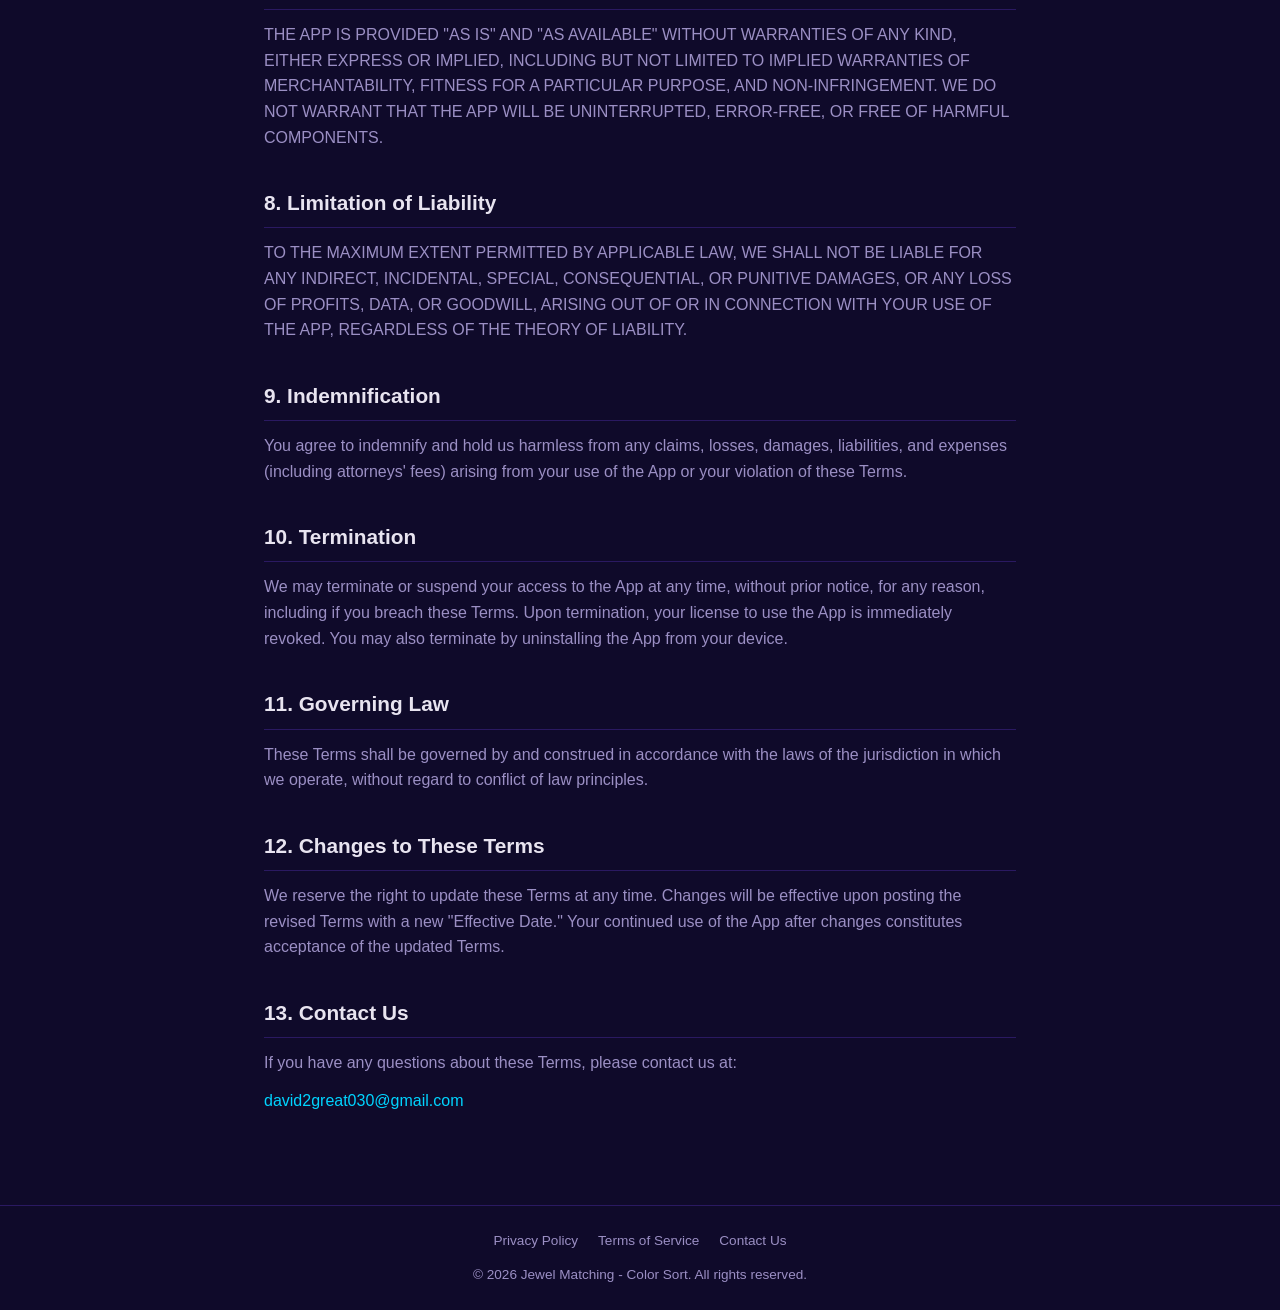
<file: docs/terms-of-service.html>
<!DOCTYPE html>
<html lang="en">
<head>
  <meta charset="UTF-8">
  <meta name="viewport" content="width=device-width, initial-scale=1.0">
  <title>Terms of Service | Jewel Matching - Color Sort</title>
  <meta name="description" content="Terms of Service for Jewel Matching - Color Sort mobile game.">
  <link rel="stylesheet" href="css/style.css">
</head>
<body>

  <!-- Navigation -->
  <nav class="navbar">
    <div class="navbar-inner">
      <a href="index.html" class="navbar-brand">Jewel Matching</a>
      <button class="menu-toggle" onclick="document.querySelector('.navbar-links').classList.toggle('open')" aria-label="Toggle menu">&#9776;</button>
      <ul class="navbar-links">
        <li><a href="index.html">Home</a></li>
        <li><a href="privacy-policy.html">Privacy Policy</a></li>
        <li><a href="terms-of-service.html" class="active">Terms of Service</a></li>
        <li><a href="terms-of-service-zh.html">中文</a></li>
      </ul>
    </div>
  </nav>

  <!-- Content -->
  <main class="legal">
    <h1>Terms of Service</h1>
    <p class="effective-date">Effective Date: March 4, 2026</p>

    <p>Please read these Terms of Service ("Terms") carefully before using Jewel Matching - Color Sort ("the App"). By downloading, installing, or using the App, you agree to be bound by these Terms. If you do not agree, please do not use the App.</p>

    <h2>1. License</h2>
    <p>We grant you a limited, non-exclusive, non-transferable, revocable license to use the App for personal, non-commercial purposes on a compatible Android device that you own or control, subject to these Terms.</p>
    <p>You may not:</p>
    <ul>
      <li>Copy, modify, distribute, sell, or lease any part of the App</li>
      <li>Reverse engineer, decompile, or disassemble the App</li>
      <li>Remove or alter any proprietary notices or labels</li>
      <li>Use the App for any unlawful purpose</li>
    </ul>

    <h2>2. User Conduct</h2>
    <p>When using the App, you agree not to:</p>
    <ul>
      <li>Use cheats, exploits, automation software, or any unauthorized third-party tools</li>
      <li>Interfere with or disrupt the App's operation or servers</li>
      <li>Attempt to gain unauthorized access to any part of the App</li>
      <li>Engage in any activity that could harm other users or the App's reputation</li>
    </ul>

    <h2>3. Intellectual Property</h2>
    <p>All content in the App — including but not limited to graphics, artwork, animations, sounds, music, text, and code — is owned by us or our licensors and is protected by copyright, trademark, and other intellectual property laws. You do not acquire any ownership rights by using the App.</p>

    <h2>4. Advertisements</h2>
    <p>The App may display third-party advertisements. We are not responsible for the content, accuracy, or availability of such advertisements. Your interactions with advertisers are solely between you and the advertiser.</p>

    <h2>5. In-App Purchases</h2>
    <p>The App may offer in-app purchases. All purchases are processed by Google Play and are subject to Google Play's terms. All purchases are final and non-refundable, except as required by applicable law or Google Play's refund policy.</p>

    <h2>6. Availability and Updates</h2>
    <p>We may modify, suspend, or discontinue the App (or any part of it) at any time without notice. We may also release updates that you will need to install to continue using the App. We are not liable to you or any third party for any modification, suspension, or discontinuation of the App.</p>

    <h2>7. Disclaimer of Warranties</h2>
    <p>THE APP IS PROVIDED "AS IS" AND "AS AVAILABLE" WITHOUT WARRANTIES OF ANY KIND, EITHER EXPRESS OR IMPLIED, INCLUDING BUT NOT LIMITED TO IMPLIED WARRANTIES OF MERCHANTABILITY, FITNESS FOR A PARTICULAR PURPOSE, AND NON-INFRINGEMENT. WE DO NOT WARRANT THAT THE APP WILL BE UNINTERRUPTED, ERROR-FREE, OR FREE OF HARMFUL COMPONENTS.</p>

    <h2>8. Limitation of Liability</h2>
    <p>TO THE MAXIMUM EXTENT PERMITTED BY APPLICABLE LAW, WE SHALL NOT BE LIABLE FOR ANY INDIRECT, INCIDENTAL, SPECIAL, CONSEQUENTIAL, OR PUNITIVE DAMAGES, OR ANY LOSS OF PROFITS, DATA, OR GOODWILL, ARISING OUT OF OR IN CONNECTION WITH YOUR USE OF THE APP, REGARDLESS OF THE THEORY OF LIABILITY.</p>

    <h2>9. Indemnification</h2>
    <p>You agree to indemnify and hold us harmless from any claims, losses, damages, liabilities, and expenses (including attorneys' fees) arising from your use of the App or your violation of these Terms.</p>

    <h2>10. Termination</h2>
    <p>We may terminate or suspend your access to the App at any time, without prior notice, for any reason, including if you breach these Terms. Upon termination, your license to use the App is immediately revoked. You may also terminate by uninstalling the App from your device.</p>

    <h2>11. Governing Law</h2>
    <p>These Terms shall be governed by and construed in accordance with the laws of the jurisdiction in which we operate, without regard to conflict of law principles.</p>

    <h2>12. Changes to These Terms</h2>
    <p>We reserve the right to update these Terms at any time. Changes will be effective upon posting the revised Terms with a new "Effective Date." Your continued use of the App after changes constitutes acceptance of the updated Terms.</p>

    <h2>13. Contact Us</h2>
    <p>If you have any questions about these Terms, please contact us at:</p>
    <p><a href="mailto:david2great030@gmail.com">david2great030@gmail.com</a></p>
  </main>

  <!-- Footer -->
  <footer class="footer">
    <ul class="footer-links">
      <li><a href="privacy-policy.html">Privacy Policy</a></li>
      <li><a href="terms-of-service.html">Terms of Service</a></li>
      <li><a href="mailto:david2great030@gmail.com">Contact Us</a></li>
    </ul>
    <p>&copy; 2026 Jewel Matching - Color Sort. All rights reserved.</p>
  </footer>

</body>
</html>
</file>
<file: docs/css/style.css>
/* ========== Reset & Base ========== */
*, *::before, *::after {
  margin: 0;
  padding: 0;
  box-sizing: border-box;
}

:root {
  --primary: #6C3CE1;
  --primary-dark: #4A1FB8;
  --accent: #00D4FF;
  --bg-dark: #0F0A2A;
  --bg-card: #1A1140;
  --text: #E8E4F0;
  --text-muted: #9B8FC4;
  --border: rgba(108, 60, 225, 0.3);
  --gradient: linear-gradient(135deg, #6C3CE1, #00D4FF);
}

html {
  scroll-behavior: smooth;
}

body {
  font-family: -apple-system, BlinkMacSystemFont, 'Segoe UI', Roboto, 'Helvetica Neue', Arial, sans-serif;
  background: var(--bg-dark);
  color: var(--text);
  line-height: 1.6;
  min-height: 100vh;
}

a {
  color: var(--accent);
  text-decoration: none;
  transition: opacity 0.2s;
}

a:hover {
  opacity: 0.8;
}

/* ========== Navigation ========== */
.navbar {
  position: sticky;
  top: 0;
  z-index: 100;
  background: rgba(15, 10, 42, 0.95);
  backdrop-filter: blur(12px);
  border-bottom: 1px solid var(--border);
  padding: 0 24px;
}

.navbar-inner {
  max-width: 1100px;
  margin: 0 auto;
  display: flex;
  align-items: center;
  justify-content: space-between;
  height: 60px;
}

.navbar-brand {
  font-size: 1.2rem;
  font-weight: 700;
  background: var(--gradient);
  -webkit-background-clip: text;
  -webkit-text-fill-color: transparent;
  background-clip: text;
}

.navbar-links {
  display: flex;
  gap: 24px;
  list-style: none;
}

.navbar-links a {
  color: var(--text-muted);
  font-size: 0.9rem;
  transition: color 0.2s;
}

.navbar-links a:hover,
.navbar-links a.active {
  color: var(--text);
  opacity: 1;
}

.menu-toggle {
  display: none;
  background: none;
  border: none;
  color: var(--text);
  font-size: 1.5rem;
  cursor: pointer;
}

/* ========== Hero (Home page) ========== */
.hero {
  text-align: center;
  padding: 100px 24px 60px;
  background:
    radial-gradient(ellipse at 50% 0%, rgba(108, 60, 225, 0.25) 0%, transparent 60%),
    var(--bg-dark);
}

.hero-icon {
  font-size: 4rem;
  margin-bottom: 16px;
}

.hero h1 {
  font-size: 2.8rem;
  font-weight: 800;
  margin-bottom: 12px;
  background: var(--gradient);
  -webkit-background-clip: text;
  -webkit-text-fill-color: transparent;
  background-clip: text;
}

.hero p {
  font-size: 1.15rem;
  color: var(--text-muted);
  max-width: 560px;
  margin: 0 auto 36px;
}

.btn-store {
  display: inline-flex;
  align-items: center;
  gap: 10px;
  background: var(--gradient);
  color: #fff;
  padding: 14px 32px;
  border-radius: 12px;
  font-size: 1rem;
  font-weight: 600;
  transition: transform 0.2s, box-shadow 0.2s;
}

.btn-store:hover {
  transform: translateY(-2px);
  box-shadow: 0 8px 24px rgba(108, 60, 225, 0.4);
  opacity: 1;
}

/* ========== Features Section ========== */
.features {
  max-width: 1100px;
  margin: 0 auto;
  padding: 60px 24px;
}

.features h2 {
  text-align: center;
  font-size: 1.8rem;
  margin-bottom: 40px;
}

.features-grid {
  display: grid;
  grid-template-columns: repeat(auto-fit, minmax(260px, 1fr));
  gap: 24px;
}

.feature-card {
  background: var(--bg-card);
  border: 1px solid var(--border);
  border-radius: 16px;
  padding: 28px;
  text-align: center;
  transition: transform 0.2s, border-color 0.2s;
}

.feature-card:hover {
  transform: translateY(-4px);
  border-color: var(--primary);
}

.feature-card .icon {
  font-size: 2.2rem;
  margin-bottom: 12px;
}

.feature-card h3 {
  font-size: 1.1rem;
  margin-bottom: 8px;
}

.feature-card p {
  font-size: 0.9rem;
  color: var(--text-muted);
}

/* ========== Legal Pages ========== */
.legal {
  max-width: 800px;
  margin: 0 auto;
  padding: 48px 24px 80px;
}

.legal h1 {
  font-size: 2rem;
  margin-bottom: 8px;
}

.legal .effective-date {
  color: var(--text-muted);
  font-size: 0.9rem;
  margin-bottom: 36px;
}

.legal h2 {
  font-size: 1.3rem;
  margin-top: 36px;
  margin-bottom: 12px;
  padding-bottom: 8px;
  border-bottom: 1px solid var(--border);
}

.legal h3 {
  font-size: 1.1rem;
  margin-top: 24px;
  margin-bottom: 8px;
}

.legal p,
.legal li {
  color: var(--text-muted);
  margin-bottom: 12px;
}

.legal ul, .legal ol {
  padding-left: 24px;
  margin-bottom: 12px;
}

.legal li {
  margin-bottom: 6px;
}

.legal a {
  color: var(--accent);
}

.legal table {
  width: 100%;
  border-collapse: collapse;
  margin: 16px 0;
}

.legal th, .legal td {
  text-align: left;
  padding: 10px 14px;
  border: 1px solid var(--border);
  font-size: 0.9rem;
}

.legal th {
  background: var(--bg-card);
  color: var(--text);
}

.legal td {
  color: var(--text-muted);
}

/* ========== Footer ========== */
.footer {
  border-top: 1px solid var(--border);
  padding: 24px;
  text-align: center;
  color: var(--text-muted);
  font-size: 0.85rem;
}

.footer-links {
  display: flex;
  justify-content: center;
  gap: 20px;
  list-style: none;
  margin-bottom: 12px;
}

.footer-links a {
  color: var(--text-muted);
}

.footer-links a:hover {
  color: var(--text);
}

/* ========== Responsive ========== */
@media (max-width: 640px) {
  .menu-toggle {
    display: block;
  }

  .navbar-links {
    display: none;
    position: absolute;
    top: 60px;
    left: 0;
    right: 0;
    flex-direction: column;
    background: rgba(15, 10, 42, 0.98);
    padding: 16px 24px;
    gap: 16px;
    border-bottom: 1px solid var(--border);
  }

  .navbar-links.open {
    display: flex;
  }

  .hero h1 {
    font-size: 2rem;
  }

  .hero p {
    font-size: 1rem;
  }

  .legal h1 {
    font-size: 1.6rem;
  }

  .legal table {
    font-size: 0.8rem;
  }

  .legal th, .legal td {
    padding: 8px 10px;
  }
}
</file>
